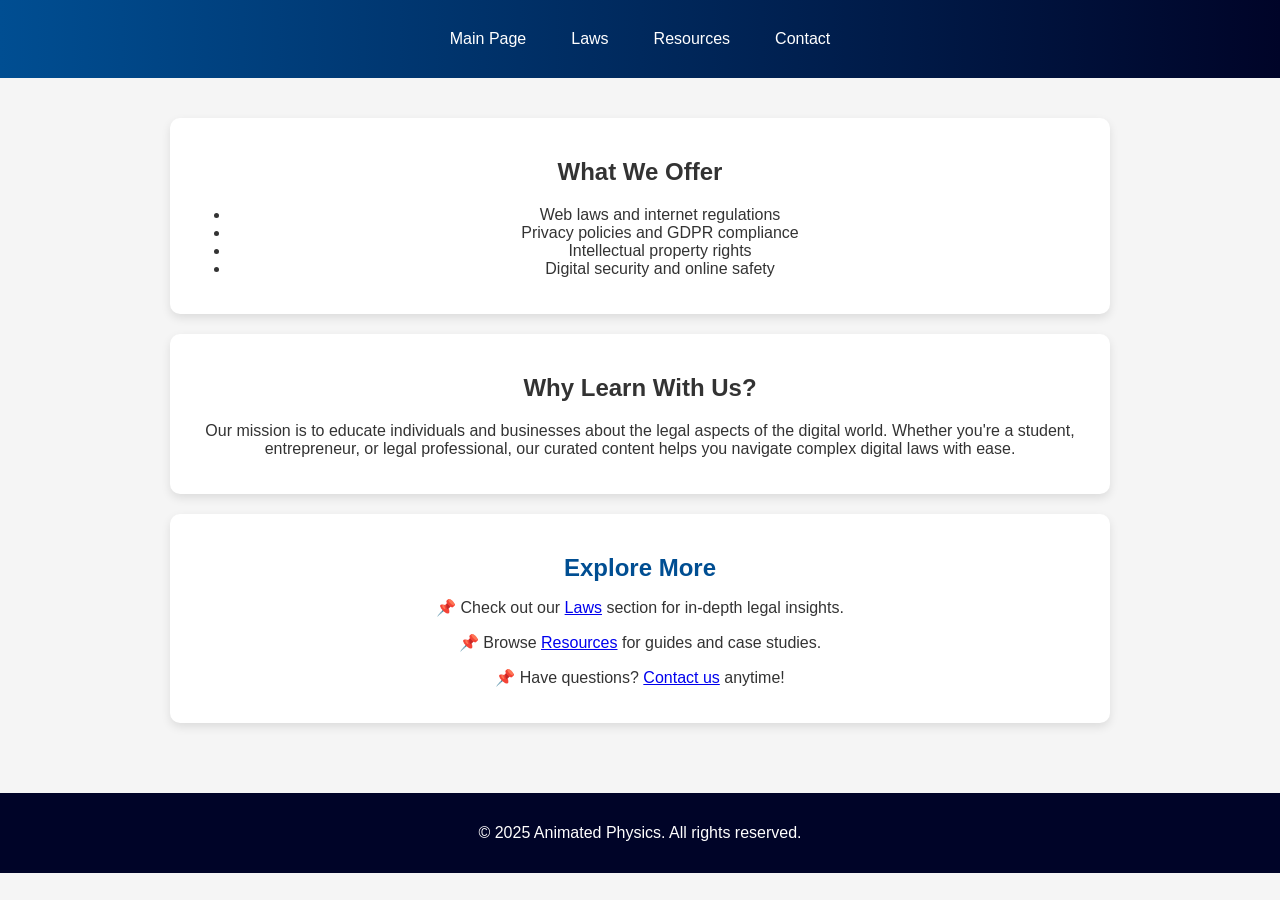
<file: home_page.html>
<!DOCTYPE html>
<html lang="en">
    <head>
        <meta charset="UTF-8">
        <meta name="viewport" content="width=device-width, initial-scale=1.0">
        <title>Home - Animated Physics</title>
        <link rel="stylesheet" href="home_page.css">
    </head>
    <body>
        <nav>
            <div class="nav-links">
                <a href="main.html">Main Page</a>
                <a href="laws.html">Laws</a>
                <a href="resources.html">Resources</a>
                <a href="contact.html">Contact</a>
            </div>

        </nav>

        <main>
            <section class="intro">
                <h1>What We Offer</h2>
                <ul>
                    <li>Web laws and internet regulations</li>
                    <li>Privacy policies and GDPR compliance</li>
                    <li>Intellectual property rights</li>
                    <li>Digital security and online safety</li>
                </ul>
            </section>

            <section class="mission">
                <h1>Why Learn With Us?</h1>
                <p>Our mission is to educate individuals and businesses about
                    the legal aspects of the digital world.
                    Whether you're a student, entrepreneur, or legal
                    professional, our curated content helps you navigate
                    complex digital laws with ease.</p>
            </section>

            <section class="explore">
                <h2>Explore More</h2>
                <p>📌 Check out our <a href="laws.html">Laws</a> section for
                    in-depth legal insights.</p>
                <p>📌 Browse <a href="#resources">Resources</a> for guides
                    and case studies.</p>
                <p>📌 Have questions? <a href="# l">Contact us</a>
                    anytime!</p>
            </section>
        </main>

        <footer>
            <p>&copy; 2025 Animated Physics. All rights reserved.</p>
        </footer>
    </body>
</html>
</file>
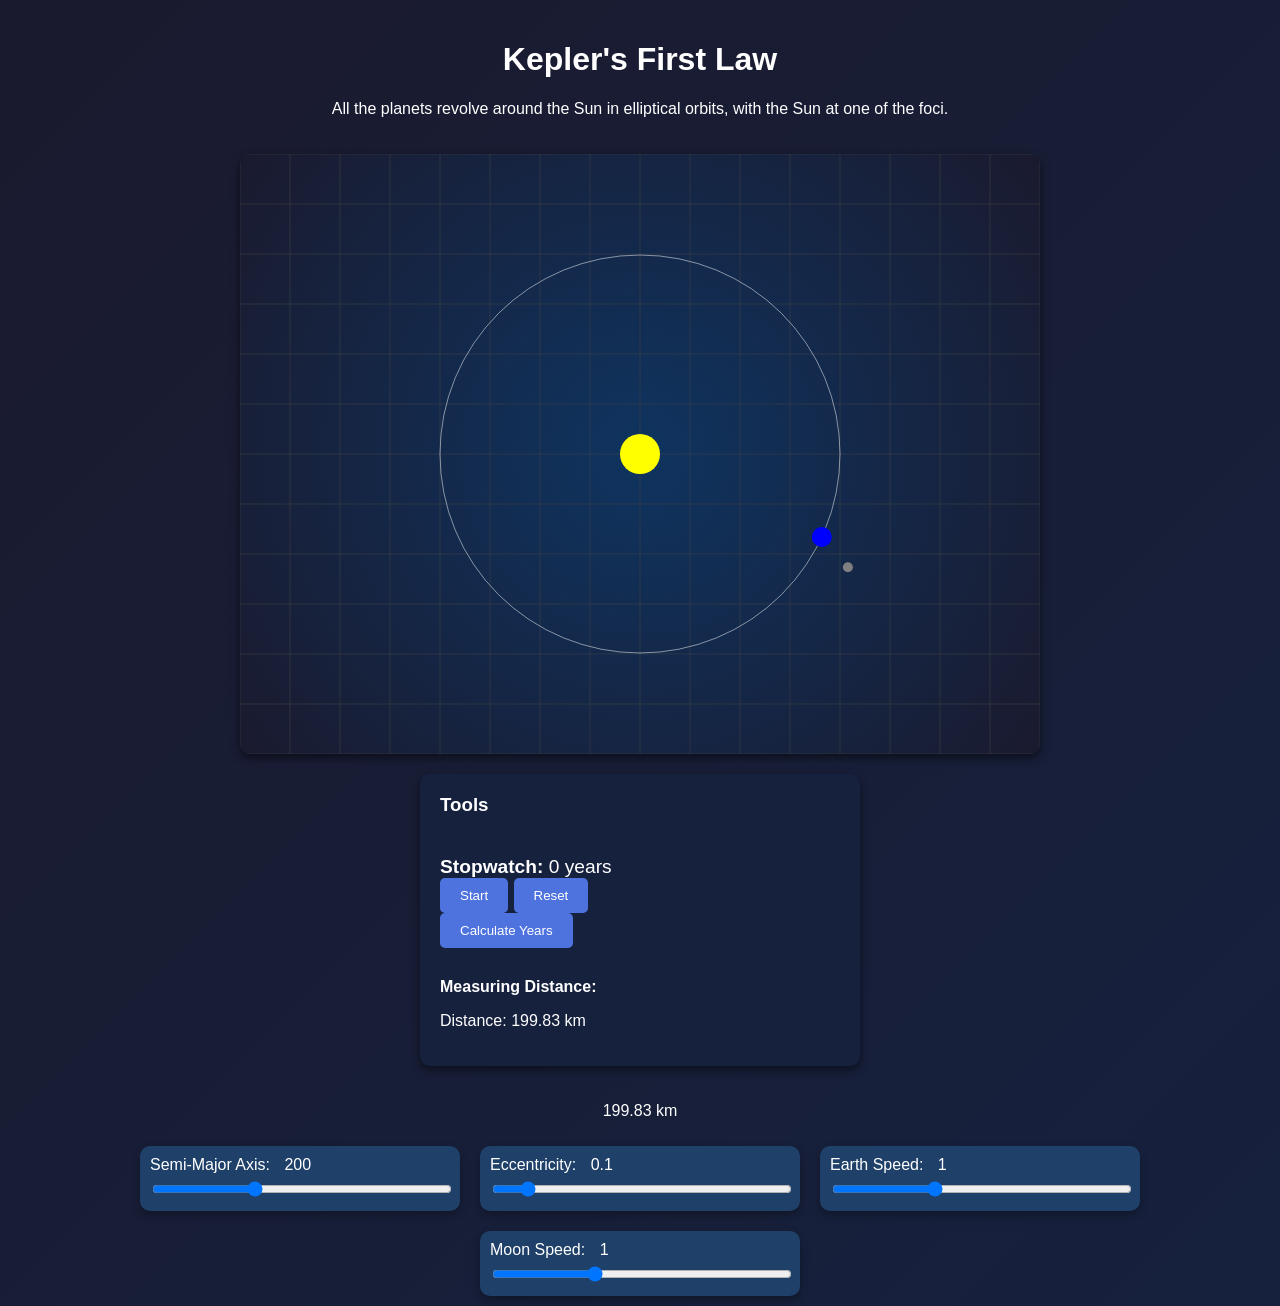
<file: Kepler_1.html>
<!DOCTYPE html>
<html lang="en">
<head>
    <meta charset="UTF-8">
    <meta name="viewport" content="width=device-width, initial-scale=1.0">
    <title>Kepler's First Law Simulation</title>
    <link rel="stylesheet" href="Kepler_1.css">
</head>
<body>
    <header>
        <h1>Kepler's First Law</h1>
        <p>All the planets revolve around the Sun in elliptical orbits, with the Sun at one of the foci.</p>
    </header>

    <div id="simulation-container">
        <canvas id="keplerCanvas" width="800" height="600"></canvas>

        <div id="tools">
            <h3>Tools</h3>
            <div id="stopwatch">
                <strong>Stopwatch:</strong>
                <span id="timeElapsed">0</span> years
                <br>
                <button id="startStopwatch">Start</button>
                <button id="resetStopwatch">Reset</button>
            </div>
            <div id="measuring-tape">
                <strong>Measuring Distance:</strong>
                <p id="distanceOutput">Distance: 0 km</p>
            </div>
        </div>
        
        <div id="distanceContainer">
            <p id="distanceFromSun">0 km</p>
        </div>
    </div>

    <div class="controls">
        <div class="slider-container">
            <label for="semiMajor">Semi-Major Axis: <span id="semiMajorValue">200</span></label>
            <input type="range" id="semiMajor" value="200" step="10" min="100" max="400">
        </div>

        <div class="slider-container">
            <label for="eccentricity">Eccentricity: <span id="eccentricityValue">0.1</span></label>
            <input type="range" id="eccentricity" value="0.1" step="0.05" min="0" max="1">
        </div>

        <div class="slider-container">
            <label for="earthSpeed">Earth Speed: <span id="earthSpeedValue">1</span></label>
            <input type="range" id="earthSpeed" value="1" step="0.1" min="0.5" max="2">
        </div>

        <div class="slider-container">
            <label for="moonSpeed">Moon Speed: <span id="moonSpeedValue">1</span></label>
            <input type="range" id="moonSpeed" value="1" step="0.1" min="0.5" max="2">
        </div>
    </div>

    

    <script src="Kepler_1.js"></script>
</body>
</html>
</file>
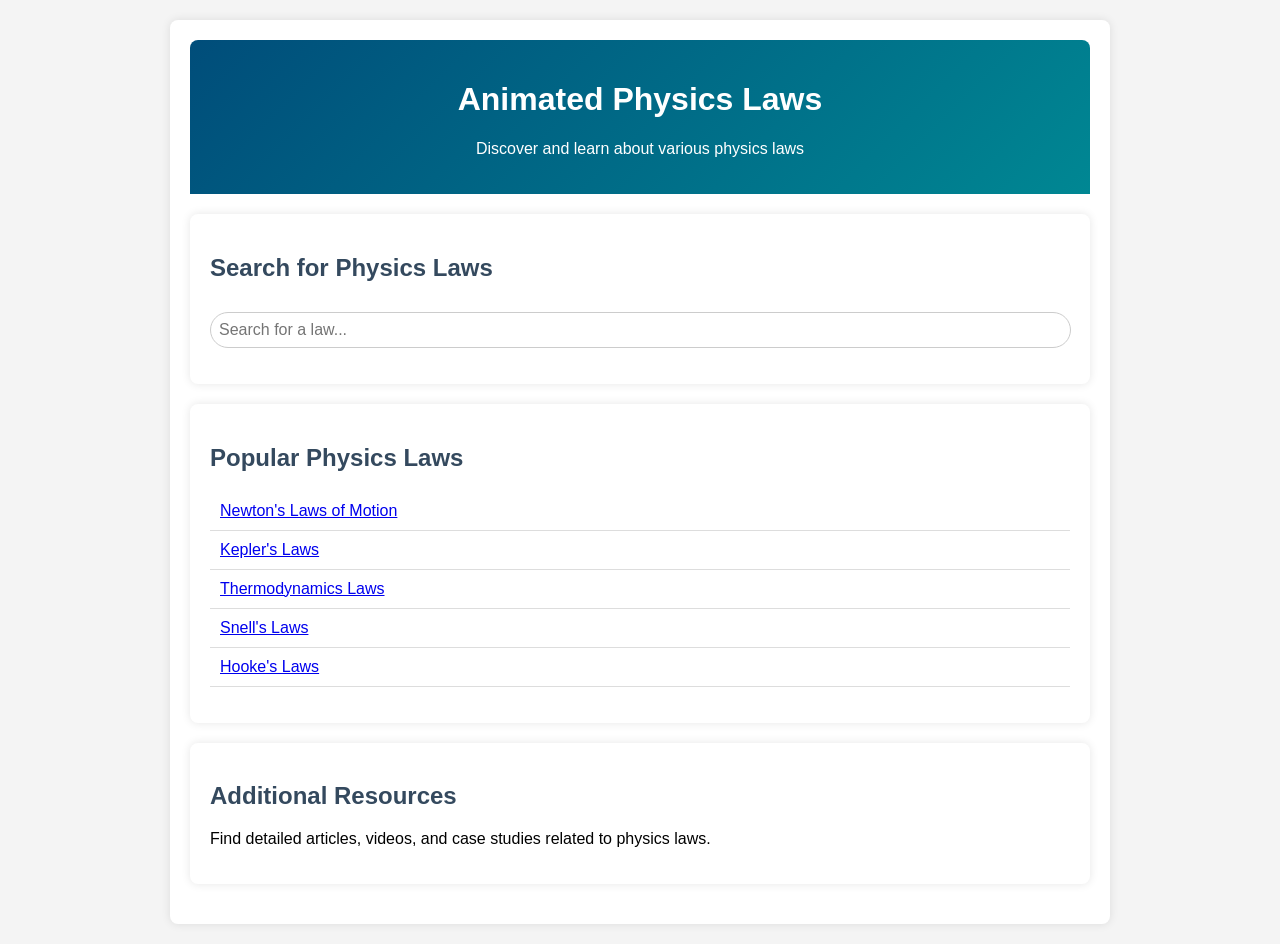
<file: Laws.html>
<!DOCTYPE html>
<html lang="en">
    <head>
        <meta charset="UTF-8">
        <meta name="viewport" content="width=device-width, initial-scale=1.0">
        <title>Physics Laws Search</title>
        <link rel="stylesheet" href="laws.css">
        <link rel="icon"
            href="logo1.png">
    </head>
    <body>
        <div class="subpage-container">
            <header>
                <h1>Animated Physics Laws</h1>
                <p>Discover and learn about various physics laws</p>
            </header>

            <main>
                <section id="search" class="subpage-section">
                    <h2>Search for Physics Laws</h2>
                    <input type="text" id="searchBox" placeholder="Search for a law...">
                    <ul id="newton.html"></ul>
                    <div id="result"></div>
                </section>

                <section id="laws" class="subpage-section">
                    <h2>Popular Physics Laws</h2>
                    <ul>
                        <li><a href="newton.html">Newton's Laws of Motion</a></li>
                        <li><a href="Kepler.html">Kepler's Laws</a></li>
                        <li><a href="Thermodynamics.html">Thermodynamics Laws</a></li>
                        <li><a href="Snells.html">Snell's Laws</a></li>
                        <li><a href="Hookes.html">Hooke's Laws</a></li>
                    </ul>
                </section>

                <section id="resources" class="subpage-section">
                    <h2>Additional Resources</h2>
                    <p>Find detailed articles, videos, and case studies related
                        to physics laws.</p>
                </section>
            </main>
        </div>

        <script src="laws.js"></script>
    </body>
</html>
</file>
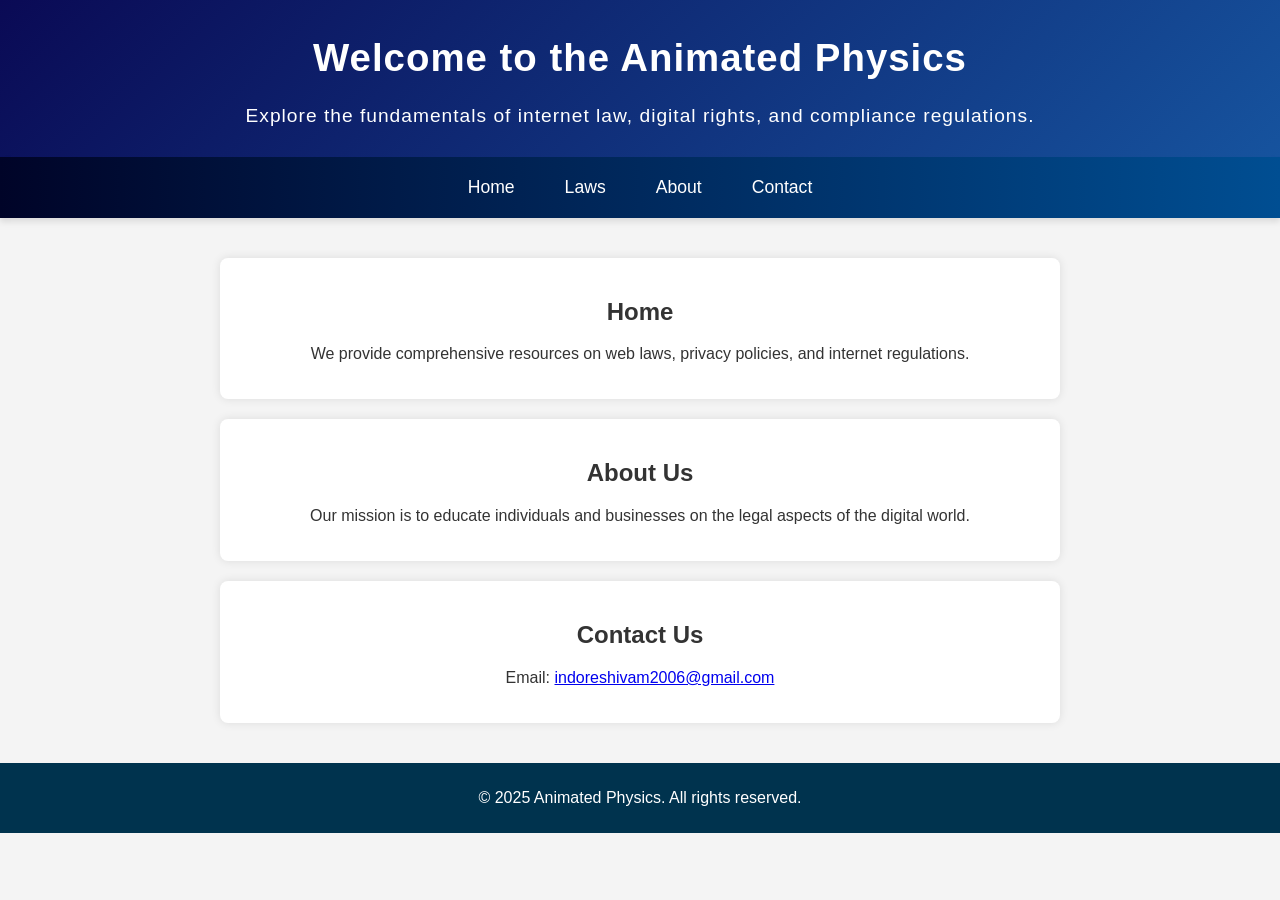
<file: main.html>
<!DOCTYPE html>
<html lang="en">
    <head>
        <meta charset="UTF-8">
        <meta name="viewport" content="width=device-width, initial-scale=1.0">
        <title>Animated Physics</title>
        <link rel="stylesheet" href="main.css">
        <script src="main.js"></script>
        <link rel="icon"
            href="logo1.png">
    </head>
    <body>
        <header>
            <h1>Welcome to the Animated Physics</h1>
            <p>Explore the fundamentals of internet law, digital rights, and compliance regulations.</p>
        </header>

        <nav> 
            <div class="nav-links">
                
                <a href="home_page.html">Home</a>
                <a href="Laws.html" target="_blank">Laws</a>
                <a href="#about">About</a>
                <a href="#contact">Contact</a>
            </div>
        </nav>

        <main>
            <section id="home">
                <h2>Home</h2>
                <p>We provide comprehensive resources on web laws, privacy policies, and internet regulations.</p>
            </section>

            <section id="about">
                <h2>About Us</h2>
                <p>Our mission is to educate individuals and businesses on the legal aspects of the digital world.</p>
            </section>

            <section id="contact">
                <h2>Contact Us</h2>
                <p>Email: <a href="https://mail.google.com/mail/u/0/#search/indoreshivam2006%40gmail.com">indoreshivam2006@gmail.com</a></p>
            </section>
        </main>

        <footer>
            <p>&copy; 2025 Animated Physics. All rights reserved.</p>
        </footer>
    </body>
</html>
</file>
<file: home_page.css>
/* General Styles */
body {
    font-family: Arial, sans-serif;
    margin: 0;
    padding: 0;
    background-color: #f5f5f5;
    color: #333;
    text-align: center;
}

/* Header */
nav {
    background: linear-gradient(to right, #004e92, #000428);
    color: white;
    padding: 20px;
    text-align: center;
}

nav h1 {
    margin: 0;
    font-size: 2em;
}

nav p {
    font-size: 1.2em;
    margin: 5px 0 10px;
}

/* Navigation */
.nav-links {
    display: flex;
    justify-content: center;
    gap: 15px;
}

.nav-links a {
    color: white;
    text-decoration: none;
    padding: 10px 15px;
    border-radius: 5px;
    transition: background 0.3s ease;
}

.nav-links a:hover {
    background-color: #004d7a;
}

/* Main Content */
main {
    padding: 20px;
}

section {
    background: white;
    padding: 20px;
    margin: 20px auto;
    width: 80%;
    max-width: 900px;
    border-radius: 10px;
    box-shadow: 0 4px 10px rgba(0, 0, 0, 0.1);
}

h2 {
    color: #004e92;
    margin-bottom: 15px;
}

/* Footer */
footer {
    background: #000428;
    color: white;
    padding: 15px;
    margin-top: 30px;
    text-align: center;
    font-size: 1em;
}
</file>
<file: Kepler_1.css>
/* General styling */
body {
    font-family: Arial, sans-serif;
    margin: 0;
    padding: 0;
    display: flex;
    flex-direction: column;
    align-items: center;
    justify-content: center;
    background: linear-gradient(135deg, #1a1a2e, #16213e);
    color: #ffffff;
}

header {
    padding: 20px;
    text-align: center;
}

#simulation-container {
    display: flex;
    flex-direction: column;
    align-items: center;
    justify-content: center;
    width: 100%;
    max-width: 1200px;
    gap: 20px;
}

canvas {
    background: radial-gradient(circle, #0f3460, #1a1a2e);
    border-radius: 10px;
    box-shadow: 0 4px 10px rgba(0, 0, 0, 0.5);
    width: 90%;
    max-width: 800px;
    aspect-ratio: 4 / 3;
}

footer {
    margin-top: 20px;
    padding: 10px;
    text-align: center;
}

.controls {
    display: flex;
    flex-wrap: wrap;
    justify-content: center;
    gap: 20px;
    padding: 10px;
    text-align: center;
    width: 100%;
}

.slider-container {
    background: #1f4068;
    border-radius: 10px;
    padding: 10px;
    box-shadow: 0 4px 10px rgba(0, 0, 0, 0.3);
    text-align: left;
    width: 300px;
}

.slider-container label {
    display: block;
    margin-bottom: 5px;
}

.slider-container input[type="range"] {
    width: 100%;
}

.slider-container span {
    margin-left: 10px;
}

#tools {
    display: flex;
    flex-direction: column;
    align-items: flex-start;
    gap: 20px;
    background: #16213e;
    padding: 20px;
    border-radius: 10px;
    box-shadow: 0 4px 10px rgba(0, 0, 0, 0.5);
    width: 100%;
    max-width: 400px;
}

#tools h3 {
    margin: 0 0 10px 0;
}

#stopwatch {
    font-size: 1.2em;
    margin: 10px 0;
}

button {
    padding: 10px 20px;
    border: none;
    border-radius: 5px;
    background-color: #4e73df;
    color: white;
    cursor: pointer;
    transition: 0.3s ease;
}

button:hover {
    background-color: #2e59d9;
}

/* Responsive Design */
@media (max-width: 768px) {
    #simulation-container {
        flex-direction: column;
    }

    #tools {
        width: 100%;
    }

    canvas {
        width: 95%;
    }

    .slider-container {
        width: 90%;
    }
}
</file>
<file: laws.css>
body {
    font-family: Arial, sans-serif;
    margin: 0;
    padding: 0;
    background-color: #f4f4f4;
}

.subpage-container {
    max-width: 900px;
    margin: 20px auto;
    padding: 20px;
    background: white;
    box-shadow: 0 0 10px rgba(0, 0, 0, 0.1);
    border-radius: 8px;
}

header {
    text-align: center;
    background: linear-gradient(135deg, #004d7a, #008793);
    color: white;
    padding: 20px;
    border-radius: 8px 8px 0 0;
}

.subpage-section {
    margin: 20px 0;
    padding: 20px;
    background: #fff;
    border-radius: 8px;
    box-shadow: 0 0 10px rgba(0, 0, 0, 0.1);
}

h2 {
    color: #34495e;
}

input[type="text"] {
    width: 98%;
    padding: 8px;
    margin-top: 10px;
    border: 1px solid #ccc;
    border-radius: 57px;
    font-size: 16px;
}

ul {
    list-style: none;
    padding: 0;
}

ul li {
    padding: 10px;
    border-bottom: 1px solid #ddd;
}



/* Search Suggestions Styling */
#result {
    position: absolute;
    background: white;
    border: px solid #ccc;
    width: 100%;
    max-width: 400px;
    box-shadow: 0 4px 6px rgba(0, 0, 0, 0.1);
    border-radius: 5px;
    overflow: hidden;
    z-index: 1000;
}

.suggestion {
    padding: 10px;
    cursor: pointer;
    transition: background 0.3s, opacity 0.3s, transform 0.3s;
    opacity: 0;
    transform: translateY(-10px);
}

.suggestion:hover {
    background: #f0f0f0;
}

.fade-in {
    opacity: 1;
    transform: translateY(0);
}

.no-results {
    padding:1px;
    color: gray;
    text-align: center;
}

/* Responsive Design */
@media screen and (max-width: 768px) {
    .subpage-container {
        width: 90%;
        margin: 10px auto;
        padding: 15px;
    }

    header {
        padding: 15px;
    }

    .subpage-section {
        padding: 15px;
    }

    input[type="text"] {
        font-size: 14px;
    }
}

@media screen and (max-width: 480px) {
    h1 {
        font-size: 22px;
    }

    h2 {
        font-size: 18px;
    }

    input[type="text"] {
        font-size: 12px;
        padding: 8px;
    }

    ul li {
        padding: 8px;
    }

    footer {
        padding: 15px;
    }
}
</file>
<file: main.css>
/* General Styles */

body {
    font-family: Arial, sans-serif;
    margin: 0;
    padding: 0;
    background-color: #f4f4f4;
    color: #333;
    text-align: center;
}

header {
    font-family: Arial, sans-serif;
    background: linear-gradient(135deg, rgb(10, 10, 85), rgb(22, 83, 158));
    color: white;
    padding: 10px 15px;
    font-size: 1.2em;
    font-weight: 500;
    letter-spacing: 1px;
    box-shadow: 0px 4px 8px rgba(0, 0, 0, 0.1);
}

nav {
    background: linear-gradient(to right,#000428, #004e92 );
    padding: 10px;
    font-size: 1.1em;
    box-shadow: 0px 4px 6px rgba(0, 0, 0, 0.1);
}

.nav-links {
    display: flex;
    justify-content: center;
    flex-wrap: wrap;
    gap: 20px;
}

.nav-links a {
    color: white;
    text-decoration: none;
    padding: 10px 15px;
    border-radius: 5px;
    transition: background 0.3s ease;
}
.nav-links a:hover {
    background-color: #004e92;
    border-radius: 5px;
}

main {
    padding: 20px;
}

section {
    background: white;
    margin: 20px auto;
    padding: 20px;
    border-radius: 8px;
    box-shadow: 0px 0px 10px rgba(0, 0, 0, 0.1);
    max-width: 800px;
    transition: transform 0.3s ease-in-out, box-shadow 0.3s ease-in-out;
}

section:hover {
    transform: translateY(-5px);
    box-shadow: 0px 10px 25px rgba(0, 0, 0, 0.15);
}

footer {
    background: #00334e;
    color: white;
    text-align: center;
    padding: 10px 0;
    position: relative;
    bottom: 0;
    width: 100%;
}

/* Responsive Design */
@media (max-width: 768px) {
    .nav-links {
        flex-direction: column;
        text-align: center;
    }

    .nav-links a {
        display: block;
        padding: 10px;
        width: 100%;
    }

    section {
        width: 90%;
    }
}

@media (max-width: 480px) {
    header h1 {
        font-size: 20px;
    }

    .nav-links a {
        padding: 8px;
        font-size: 14px;
    }

    section {
        padding: 15px;
    }
}
</file>
